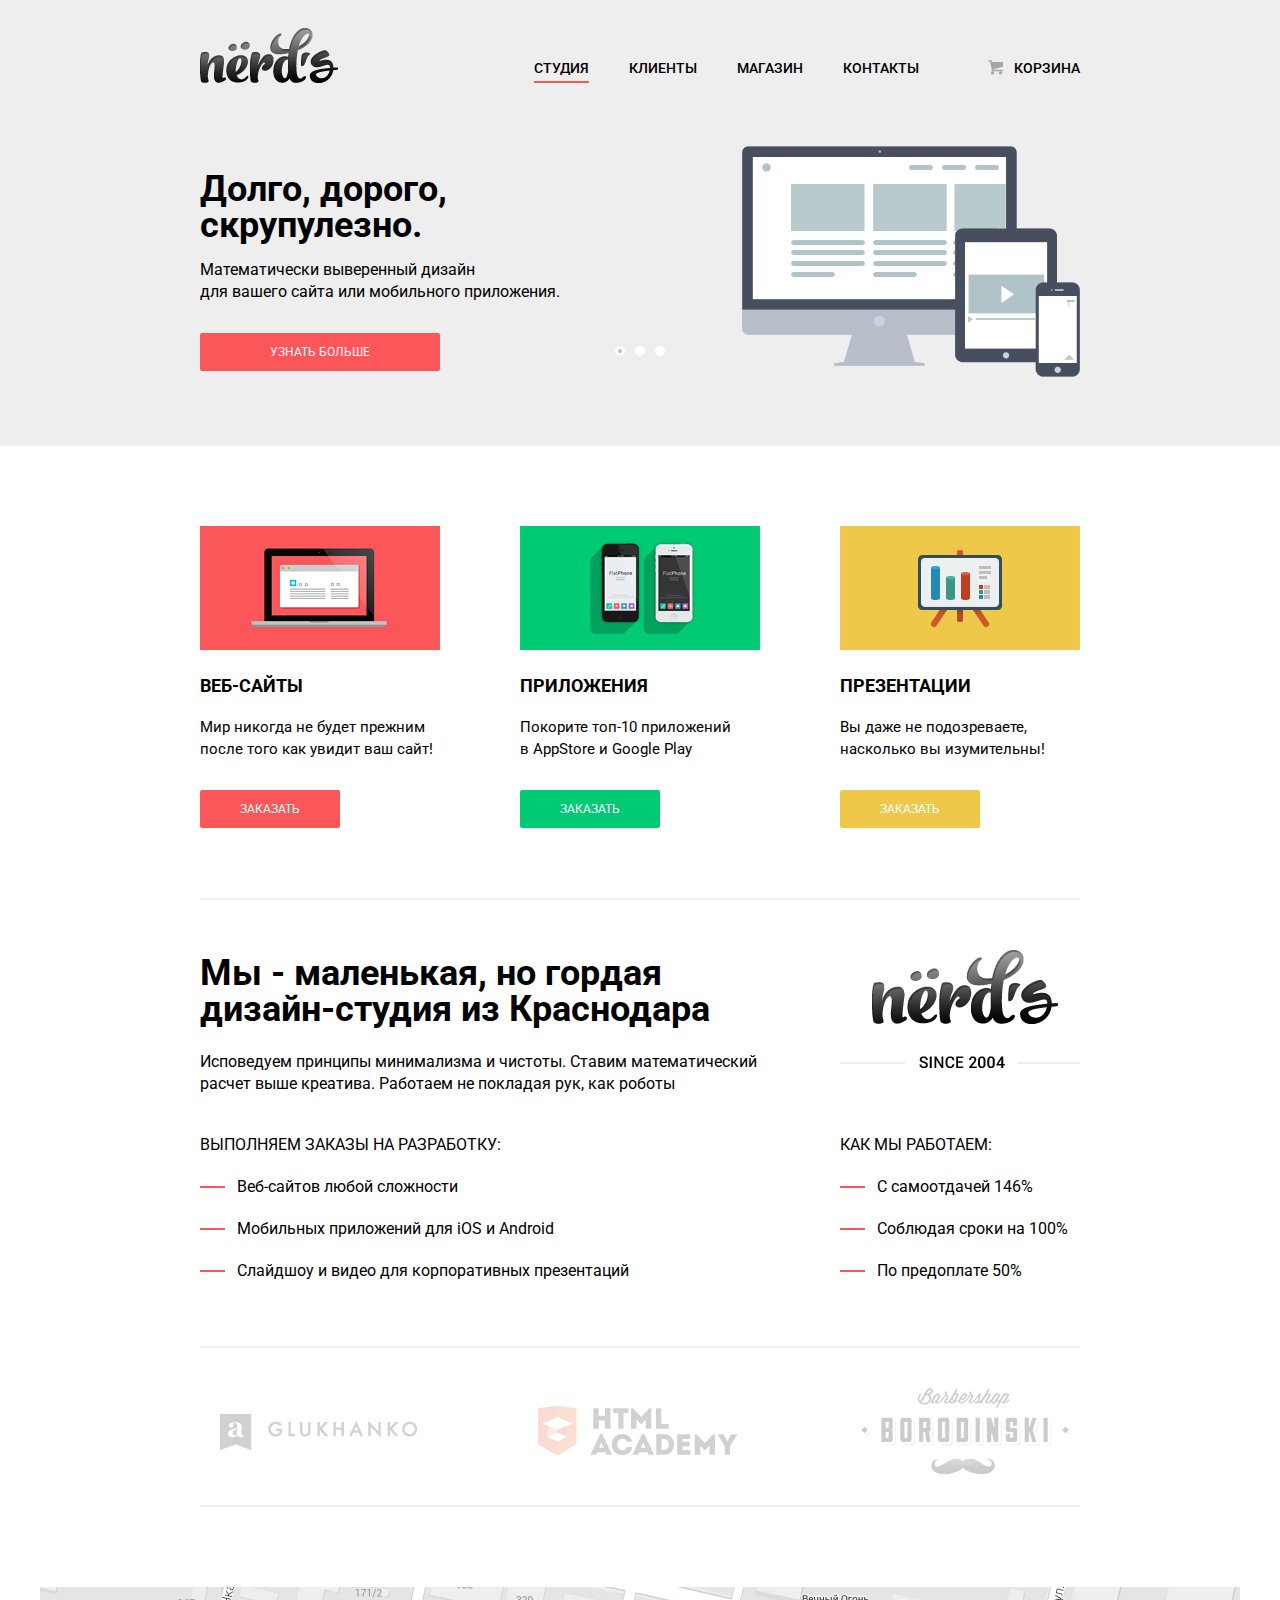
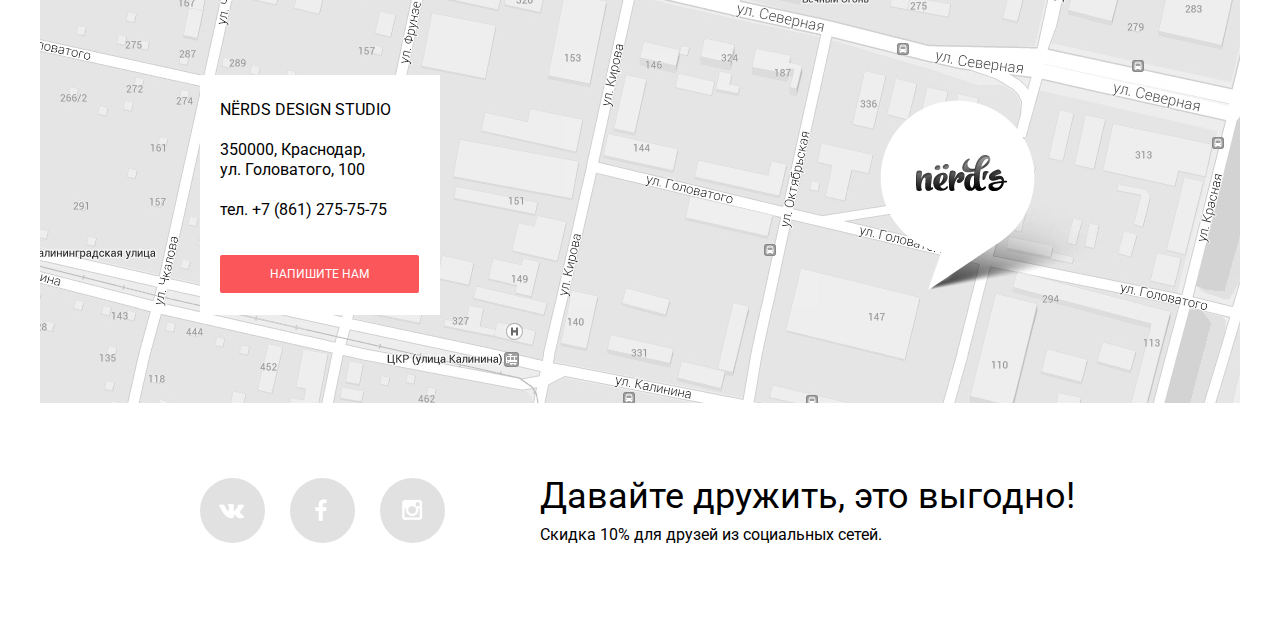
<file: index.html>
<!DOCTYPE html>
<html>
    <head>
        <meta charset="utf-8">
        <title>Студия Nerd's - Главная</title>
		<link rel="stylesheet" href="https://fonts.googleapis.com/css?family=Roboto:normal&amp;subset=latin,cyrillic-ext">
		<link rel="stylesheet" href="css/normalize.min.css">
		<link rel="stylesheet" href="css/style.min.css">
    </head>
    <body>
<!-- HEADER -->
        <header class="main-header">
            <div class="container clearfix">
                <div class="logo">
                    <a href="index.html"><img src="img/logo.png" width="139" height="56" alt="Nerd's"></a>
                </div>
				<nav class="main-navigation">
					<ul>
						<li class="active"><a href="#">Студия</a></li>
						<li><a href="#">Клиенты</a></li>
						<li><a href="catalog.html">Магазин</a></li>
						<li><a href="#">Контакты</a></li>
					</ul>
				</nav>
				<div class="user-block">
					<a href="#" class="login">Корзина</a>
				</div>
            </div>
        </header>
<!-- CONTENT -->
    <!-- Slider -->
        <div class="slider-row">
			<div class="container clearfix">
				<div class="slider">
					<input type="radio" class="btn-1" id="btn-1" name="toggle" checked>
					<input type="radio" class="btn-2" id="btn-2" name="toggle">
					<input type="radio" class="btn-3" id="btn-3" name="toggle">
					<div class="slider-controls">
						<label for="btn-1"></label>
						<label for="btn-2"></label>
						<label for="btn-3"></label>
					</div>
					<div class="slides">
						<div class="slide">
							<div class="slide-text">
								<h1>Долго, дорого,<br> скрупулезно.</h1>
								<p>Математически выверенный дизайн<br> для вашего сайта или мобильного приложения.</p>
								<a href="#" class="btn">Узнать больше</a>
							</div>
						</div>
						<div class="slide">
							<div class="slide-text">
								<h1>Любите ли вы математику,<br> как любим ее мы?</h1>
								<p>Нашим дизайнерам мы удаляем нейроны, ответственные<br> за креатив, чтобы дать им возможности все просчитать</p>
								<a href="#" class="btn">Узнать больше</a>
							</div>
						</div>
						<div class="slide">
							<div class="slide-text">
								<h1>Только наркотики,<br> только хардкор!</h1>
								<p>Все дизайнерские решения в нашей компании принимаются<br> только под воздействием качественных галлюциногенов</p>
								<a href="#" class="btn">Узнать больше</a>
							</div>
						</div>
					</div>
				</div>
			</div>
        </div>
    <!-- Main Content -->
        <div class="container">
        <!-- Activities -->
            <div class="activities clearfix">
                <div class="activities-item">
                    <img src="img/websites.jpg" width="240" height="124" alt="Веб-сайты">
                    <h2>Веб-сайты</h2>
                    <p>Мир никогда не будет прежним после того как увидит ваш сайт!</p>
                    <a href="#" class="btn">Заказать</a>
                </div>
                <div class="activities-item activity-2">
                    <img src="img/apps.jpg" width="240" height="124" alt="Приложения">
                    <h2>Приложения</h2>
                    <p>Покорите топ-10 приложений в&nbsp;AppStore и Google Play</p>
                    <a href="#" class="btn">Заказать</a>
                </div>
                <div class="activities-item activity-3">
                    <img src="img/presentations.jpg" width="240" height="124" alt="Презентации">
                    <h2>Презентации</h2>
                    <p>Вы даже не подозреваете, насколько вы изумительны!</p>
                    <a href="#" class="btn">Заказать</a>
                </div>
            </div>
            <div class="delimiter"></div>
        <!-- Block Info 1 -->
            <div class="block-info block-info-1 clearfix">
                <div class="block-info-item-wide">
                    <h1>Мы - маленькая, но гордая<br> дизайн-студия из Краснодара</h1>
                    <p>Исповедуем принципы минимализма и чистоты. Ставим математический<br> расчет выше креатива. Работаем не покладая рук, как роботы</p>
                </div>
                <div class="block-info-item">
                    <img src="img/logo-since-2004.png" width="240" height="118" alt="Nerd's Since 2004">
                </div>
            </div>
        <!-- Block Info 2 -->
            <div class="block-info block-info-2 clearfix">
                <div class="block-info-item-wide">
                    <h2>Выполняем заказы на разработку:</h2>
                    <ul class="custom-list">
                        <li>Веб-сайтов любой сложности</li>
                        <li>Мобильных приложений для iOS и Android</li>
                        <li>Слайдшоу и видео для корпоративных презентаций</li>
                    </ul>
                </div>
                <div class="block-info-item">
                    <h2>Как мы работаем:</h2>
                    <ul class="custom-list">
                        <li>С самоотдачей 146%</li>
                        <li>Соблюдая сроки на 100%</li>
                        <li>По предоплате 50%</li>
                    </ul>
                </div>
            </div>
            <div class="delimiter"></div>
        <!-- Partners -->
            <div class="partners clearfix">
                <div class="partners-item">
                    <a href="#" class="partner-btn partner-btn-1"><img src="img/glukhanko.png" width="198" height="37" alt="Glukhanko"></a>
                </div>
                <div class="partners-item">
                    <a href="#" class="partner-btn partner-btn-2"><img src="img/html-academy.png" width="199" height="50" alt="HTML Academy"></a>
                </div>
                <div class="partners-item">
                    <a href="#" class="partner-btn partner-btn-3"><img src="img/barbershop.png" width="209" height="87" alt="Barbershop Borodinski"></a>
                </div>
            </div>
            <div class="delimiter"></div>
        </div>
<!-- MAP -->
		<div class="map">
			<div class="feedback">
				<h2>Nёrds Design Studio</h2>
				<p>350000, Краснодар,<br> ул. Головатого, 100</p>
				<p>тел. +7 (861) 275-75-75</p>
				<a href="feedback.html" target="blank" class="btn feedback-btn">Напишите нам</a>
			</div>
			<div class="yandex-map" id="yandex-map"></div>
			<img src="img/map-pointer.png" width="231" height="190" alt="Nerd's">
		</div>
<!-- FOOTER -->
        <footer class="main-footer">
			<div class="container clearfix">
				<div class="footer-social">
					<a href="#" class="social-btn social-btn-vk">Вконтакте</a>
					<a href="#" class="social-btn social-btn-fb">Фейсбук</a>
					<a href="#" class="social-btn social-btn-inst">Инстаграм</a>
				</div>
				<div class="footer-slogan">
					<h1>Давайте дружить, это выгодно!</h1>
					<p>Скидка 10% для друзей из социальных сетей.</p>
				</div>
            </div>
        </footer>
<!-- Modal Feedback Form -->
		<div class="modal-content">
			<div class="modal-content-close" title="Закрыть">Закрыть</div>
			<form class="feedback-form" action="#" method="post">
				<label for="name">Ваше имя:</label>
				<label for="email">Ваш e-mail:</label>
				<input type="text" name="name" id="name" placeholder="Представьтесь, пожалуйста" required>
				<input type="text" name="email" id="email" placeholder="Для отправки ответа" required>
				<label for="text">Текст письма:</label>
				<textarea name="text" id="text" placeholder="В свободной форме" required></textarea>
				<button type="submit" class="btn">Отправить</button>
				<button type="reset" class="btn">Отмена</button>
			</form>
		</div>
<!-- Script -->
		<script src="js/script.min.js"></script>
		<script src="https://api-maps.yandex.ru/services/constructor/1.0/js/?sid=H98NbJ2MZORrL6lcZNJ8NZpmEaFh4w8S&height=416&id=yandex-map"></script>
    </body>
</html>
</file>
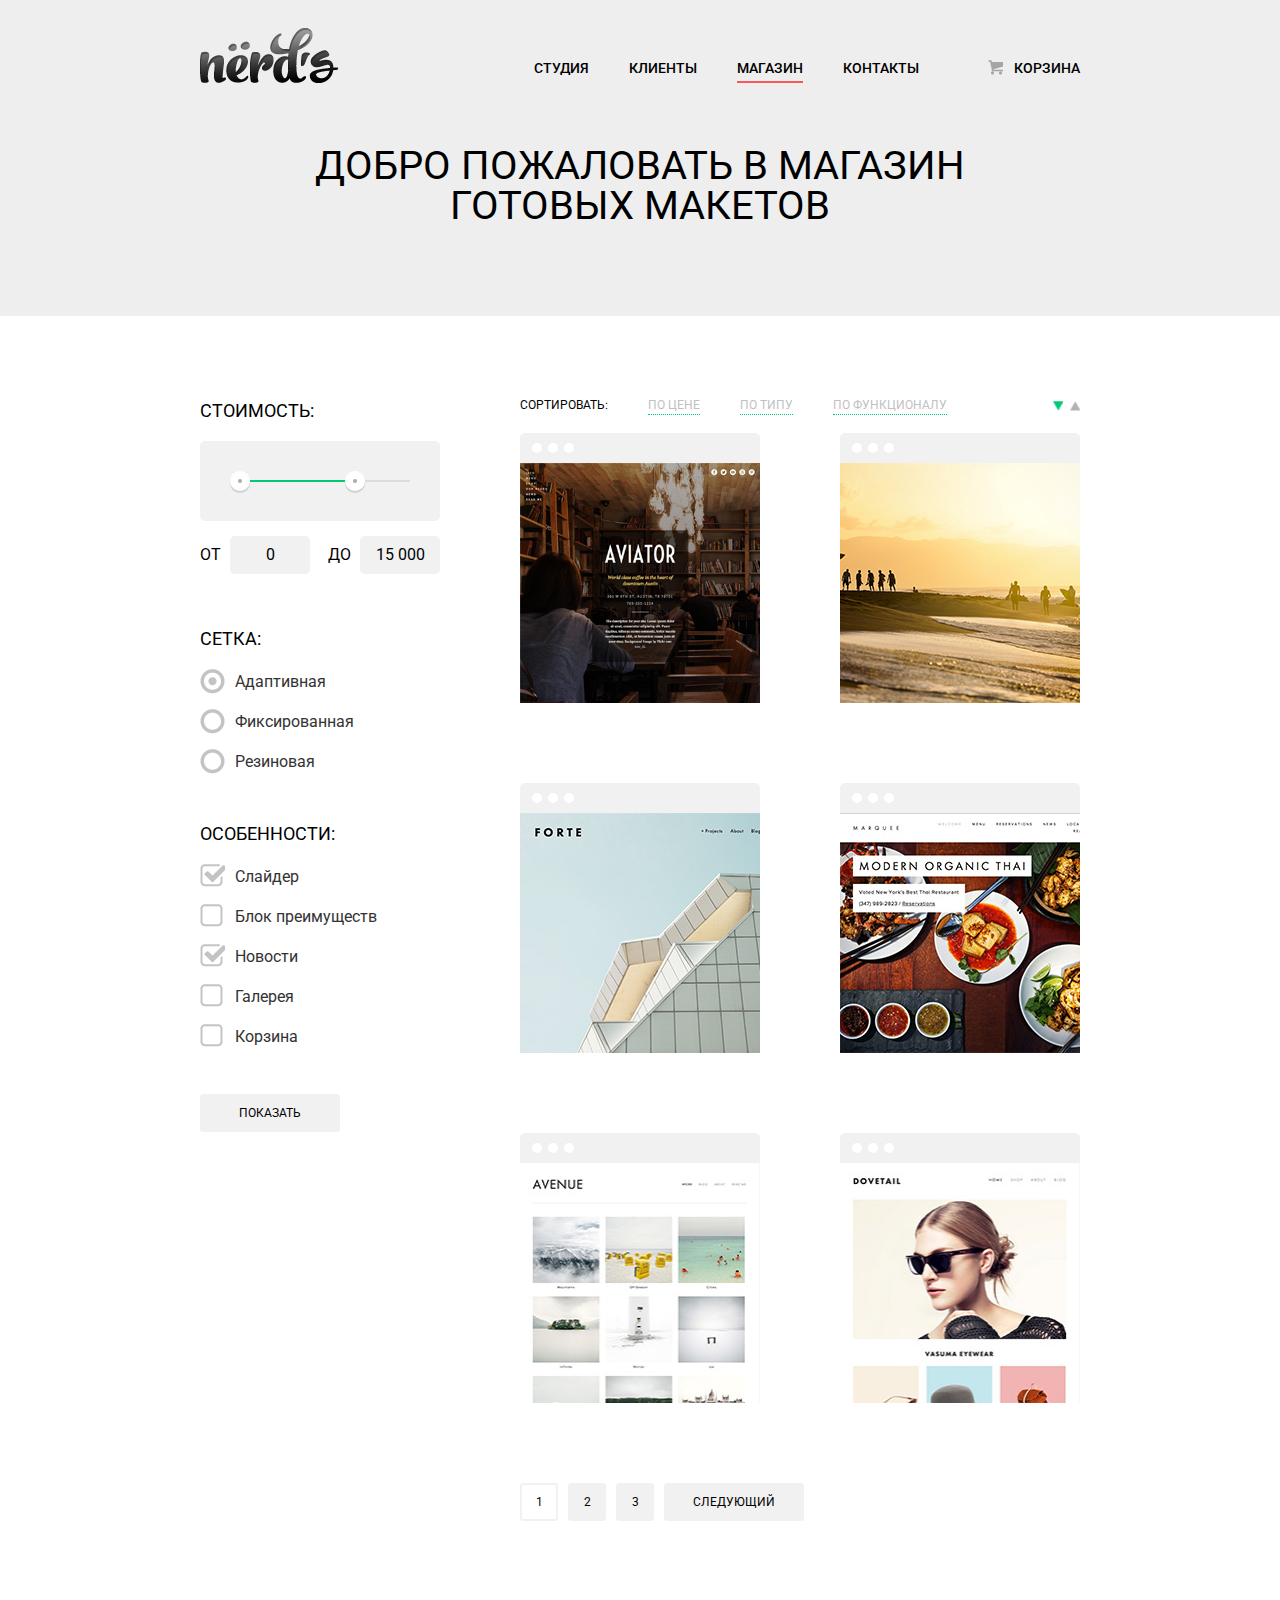
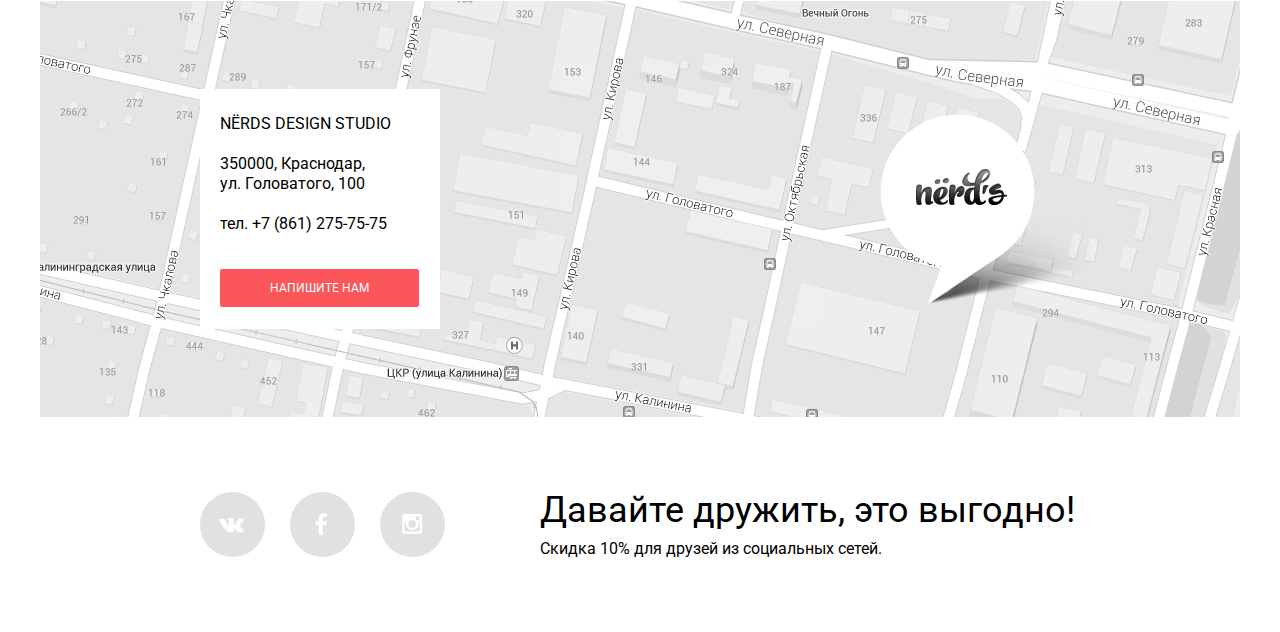
<file: catalog.html>
<!DOCTYPE html>
<html>
	<head>
		<meta charset="utf-8">
		<title>Студия Nerd's - Каталог</title>
		<link rel="stylesheet" href="https://fonts.googleapis.com/css?family=Roboto:normal&amp;subset=latin,cyrillic-ext">
		<link rel="stylesheet" href="css/normalize.min.css">
		<link rel="stylesheet" href="css/style.min.css">
	</head>
	<body>
<!-- HEADER -->
		<header class="main-header">
			<div class="container clearfix">
				<div class="logo">
					<a href="index.html"><img src="img/logo.png" width="139" height="56" alt="Nerd's"></a>
				</div>
				<nav class="main-navigation">
					<ul>
						<li><a href="index.html">Студия</a></li>
						<li><a href="#">Клиенты</a></li>
						<li class="active"><a href="#">Магазин</a></li>
						<li><a href="#">Контакты</a></li>
					</ul>
				</nav>
				<div class="user-block">
					<a href="#" class="login">Корзина</a>
				</div>
			</div>
		</header>
<!-- CONTENT -->
	<!-- Big Head -->
		<div class="big-head">
			<div class="container clearfix">
				<h1>Добро пожаловать в магазин<br> готовых макетов</h1>
			</div>
		</div>
	<!-- Main Content -->
		<div class="container clearfix">
		<!-- Filter -->
			<div class="filter-form">
				<div class="range-filter">
					<h2>Стоимость:</h2>
					<div class="range-controls">
						<div class="scale"><div style="width:70%;" class="bar"></div></div>
						<div class="toggle min-toggle"></div>
						<div class="toggle max-toggle"></div>
					</div>
					<div class="price-controls">
						от <input class="min-price" type="text" value="0">
						до <input class="max-price" type="text" value="15 000">
					</div>
				</div>
				<form action="/echo" method="post">
					<div class="filter-block">
						<h2>Сетка:</h2>
						<input type="radio" name="grid" id="grid-1" value="адаптивная" checked><label for="grid-1">Адаптивная</label>
						<input type="radio" name="grid" id="grid-2" value="фиксированная"><label for="grid-2">Фиксированная</label>
						<input type="radio" name="grid" id="grid-3" value="резиновая"><label for="grid-3">Резиновая</label>
					</div>
					<div class="filter-block">
						<h2>Особенности:</h2>
						<input type="checkbox" name="features" id="feat-1" value="слайдер" checked><label for="feat-1">Слайдер</label>
						<input type="checkbox" name="features" id="feat-2" value="блок преимуществ"><label for="feat-2">Блок преимуществ</label>
						<input type="checkbox" name="features" id="feat-3" value="новости" checked><label for="feat-3">Новости</label>
						<input type="checkbox" name="features" id="feat-4" value="галерея"><label for="feat-4">Галерея</label>
						<input type="checkbox" name="features" id="feat-5" value="корзина"><label for="feat-5">Корзина</label>
					</div>
					<input type="submit" value="Показать" class="filter-btn">
				</form>
			</div>
		<!-- Products -->
			<div class="products">

				<div class="products-sort clearfix">
					<div class="products-sort-head">
						Сортировать:
					</div>
					<div class="products-sort-attribute">
						<ul>
							<li><a href="#">По цене</a></li>
							<li><a href="#">По типу</a></li>
							<li><a href="#">По функционалу</a></li>
						</ul>
					</div>
					<div class="products-sort-direction">
						<a href="#" class="sort-down active"></a>
						<a href="#" class="sort-up"></a>
					</div>
				</div>

				<div class="products-tiles clearfix">
					<div class="products-item">
						<label></label><label></label><label></label>
						<img src="img/product-1.jpg" width="240" height="240" alt="">
						<div class="products-item-description">
							<h2>Sunset</h2>
							<p>Интернет-магазин<br> с личным кабинетом</p>
							<a href="#">10&nbsp;000&nbsp;Р.</a>
						</div>
					</div>
					<div class="products-item">
						<label></label><label></label><label></label>
						<img src="img/product-2.jpg" width="240" height="240" alt="">
						<div class="products-item-description">
							<h2>Sunset</h2>
							<p>Интернет-магазин<br> с личным кабинетом</p>
							<a href="#">10&nbsp;000&nbsp;Р.</a>
						</div>
					</div>
					<div class="products-item">
						<label></label><label></label><label></label>
						<img src="img/product-3.jpg" width="240" height="240" alt="">
						<div class="products-item-description">
							<h2>Sunset</h2>
							<p>Интернет-магазин<br> с личным кабинетом</p>
							<a href="#">10&nbsp;000&nbsp;Р.</a>
						</div>
					</div>
					<div class="products-item">
						<label></label><label></label><label></label>
						<img src="img/product-4.jpg" width="240" height="240" alt="">
						<div class="products-item-description">
							<h2>Sunset</h2>
							<p>Интернет-магазин<br> с личным кабинетом</p>
							<a href="#">10&nbsp;000&nbsp;Р.</a>
						</div>
					</div>
					<div class="products-item">
						<label></label><label></label><label></label>
						<img src="img/product-5.jpg" width="240" height="240" alt="">
						<div class="products-item-description">
							<h2>Sunset</h2>
							<p>Интернет-магазин<br> с личным кабинетом</p>
							<a href="#">10&nbsp;000&nbsp;Р.</a>
						</div>
					</div>
					<div class="products-item">
						<label></label><label></label><label></label>
						<img src="img/product-6.jpg" width="240" height="240" alt="">
						<div class="products-item-description">
							<h2>Sunset</h2>
							<p>Интернет-магазин<br> с личным кабинетом</p>
							<a href="#">10&nbsp;000&nbsp;Р.</a>
						</div>
					</div>
				</div>

				<div class="products-pagination">
					<ul>
						<li class="active">1</li>
						<li><a href="#">2</a></li>
						<li><a href="#">3</a></li>
						<li class="next"><a href="#">Следующий</a></li>
					</ul>
				</div>
			</div>

		</div>
<!-- MAP -->
		<div class="map">
			<div class="feedback">
				<h2>Nёrds Design Studio</h2>
				<p>350000, Краснодар,<br> ул. Головатого, 100</p>
				<p>тел. +7 (861) 275-75-75</p>
				<a href="feedback.html" target="blank" class="btn feedback-btn">Напишите нам</a>
			</div>
			<div class="yandex-map" id="yandex-map"></div>
			<img src="img/map-pointer.png" width="231" height="190" alt="Nerd's">
		</div>
<!-- FOOTER -->
		<footer class="main-footer">
			<div class="container clearfix">
				<div class="footer-social">
					<a href="#" class="social-btn social-btn-vk">Вконтакте</a>
					<a href="#" class="social-btn social-btn-fb">Фейсбук</a>
					<a href="#" class="social-btn social-btn-inst">Инстаграм</a>
				</div>
				<div class="footer-slogan">
					<h1>Давайте дружить, это выгодно!</h1>
					<p>Скидка 10% для друзей из социальных сетей.</p>
				</div>
			</div>
		</footer>
<!-- Modal Feedback Form -->
		<div class="modal-content">
			<div class="modal-content-close" title="Закрыть">Закрыть</div>
			<form class="feedback-form" action="#" method="post">
				<label for="name">Ваше имя:</label>
				<label for="email">Ваш e-mail:</label>
				<input type="text" name="name" id="name" placeholder="Представьтесь, пожалуйста" required>
				<input type="text" name="email" id="email" placeholder="Для отправки ответа" required>
				<label for="text">Текст письма:</label>
				<textarea name="text" id="text" placeholder="В свободной форме" required></textarea>
				<button type="submit" class="btn">Отправить</button>
				<button type="reset" class="btn">Отмена</button>
			</form>
		</div>
<!-- Script -->
		<script src="js/script.min.js"></script>
		<script src="https://api-maps.yandex.ru/services/constructor/1.0/js/?sid=H98NbJ2MZORrL6lcZNJ8NZpmEaFh4w8S&height=416&id=yandex-map"></script>
	</body>
</html>
</file>
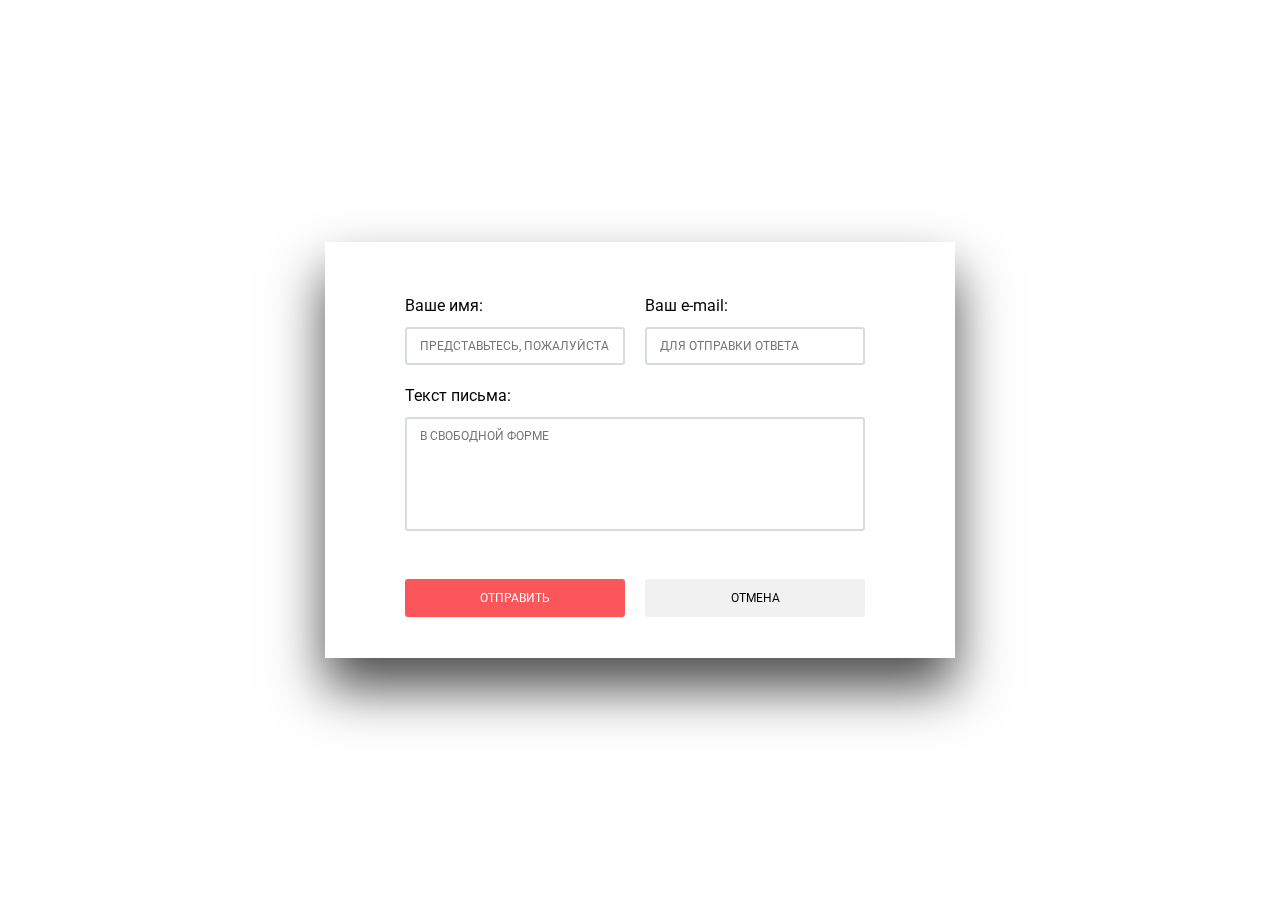
<file: feedback.html>
<!DOCTYPE html>
<html>
    <head>
        <meta charset="utf-8">
        <title>Студия Nerd's - Написать письмо</title>
		<link rel="stylesheet" href="https://fonts.googleapis.com/css?family=Roboto:normal&amp;subset=latin,cyrillic-ext">
		<link rel="stylesheet" href="css/normalize.min.css">
		<link rel="stylesheet" href="css/style.min.css">
    </head>
    <body>
		<div class="modal-content modal-content-show">
			<form class="feedback-form" action="#" method="post">
				<label for="name">Ваше имя:</label>
				<label for="email">Ваш e-mail:</label>
				<input type="text" name="name" id="name" placeholder="Представьтесь, пожалуйста" required>
				<input type="text" name="email" id="email" placeholder="Для отправки ответа" required>
				<label for="text">Текст письма:</label>
				<textarea name="text" id="text" placeholder="В свободной форме" required></textarea>
				<button type="submit" class="btn">Отправить</button>
				<button type="reset" class="btn">Отмена</button>
			</form>
		</div>
    </body>
</html>
</file>
<file: css/style.min.css>
body{min-width:890px;margin:0;padding:0;font-family:"Roboto","Arial",sans-serif;font-size:16px;line-height:22px;font-weight:normal;color:#000;background:#fff}.container{width:880px;margin:0 auto;padding:0 5px}.btn{display:inline-block;vertical-align:top;padding:10px 40px;font-size:12px;line-height:18px;font-weight:normal;text-decoration:none;text-transform:uppercase;text-align:center;color:#fff;background:#fb565a;border:none;outline:none;cursor:pointer;border-radius:2px}.btn:hover{background:#d6494d}.btn:active{background:#b63538;-webkit-box-shadow:inset 0 3px 0 0 #9b2d30;-moz-box-shadow:inset 0 3px 0 0 #9b2d30;box-shadow:inset 0 3px 0 0 #9b2d30}.activity-2 .btn{background:#00ca74}.activity-2 .btn:hover{background:#01a25e}.activity-2 .btn:active{background:#009053;-webkit-box-shadow:inset 0 3px 0 0 #007b47;-moz-box-shadow:inset 0 3px 0 0 #007b47;box-shadow:inset 0 3px 0 0 #007b47}.activity-3 .btn{background:#efc84a}.activity-3 .btn:hover{background:#d6ae2c}.activity-3 .btn:active{background:#c09b24;-webkit-box-shadow:inset 0 3px 0 0 #a3841f;-moz-box-shadow:inset 0 3px 0 0 #a3841f;box-shadow:inset 0 3px 0 0 #a3841f}.clearfix:after{content:"";display:table;clear:both}.main-header{margin:0;padding:0;padding-top:27px;padding-bottom:43px;color:#000;background:#eee}.main-header a{font-size:14px;line-height:30px;font-weight:500;text-decoration:none;text-transform:uppercase;color:#000}.logo{float:left;margin:0;padding:0;margin-right:20px;width:139;height:56}.logo img{width:139;height:56}.main-navigation{float:left;width:580px;margin:0;padding:0;margin-top:26px;text-align:right}.main-navigation ul{margin:0;padding:0;font-size:0;list-style:none}.main-navigation li{display:inline-block;vertical-align:top}.main-navigation a{display:block;padding:0 20px;font-size:14px;line-height:30px;font-weight:500;text-decoration:none;text-transform:uppercase;color:#000}.main-navigation a:hover{color:#fb565a}.main-navigation a:active{color:#d7d7d7}.main-navigation .active a{position:relative}.main-navigation .active a:hover{background:none}.main-navigation .active a:after{content:"";position:absolute;bottom:0;left:20px;right:20px;height:2px;background:#fb565a}.user-block{float:right;min-height:30px;margin:0;padding:0;margin-top:26px;text-align:right}.login{position:relative;margin:0;padding:0;padding-left:26px;color:#000}.login:hover{color:#fb565a}.login:active{color:#ababab}.login:before{content:"";position:absolute;top:0;left:0;width:15px;height:15px;background:url("../img/cart-gray.png") no-repeat;opacity:.3}.login:hover:before{background:url("../img/cart-red.png") no-repeat;opacity:1}.login:active:before{background:url("../img/cart-gray.png") no-repeat;opacity:.15}.slider-row{margin:0;padding:0;height:310px;color:#000;background:#eee}.slider{position:relative;margin:0;padding:0;width:880px;height:310px}.slider input[type=radio]{position:absolute;opacity:0}.slider-controls{position:absolute;bottom:90px;left:50%;width:200px;height:10px;margin-left:-100px;text-align:center;z-index:10}.slider-controls label{display:inline-block;width:4px;height:4px;margin:0 3px;background:white;border:3px solid white;vertical-align:top;border-radius:50%;cursor:pointer}.btn-1:checked ~ .slider-controls label[for="btn-1"],.btn-2:checked ~ .slider-controls label[for="btn-2"],.btn-3:checked ~ .slider-controls label[for="btn-3"]{background:#c1c1c1}.slide{position:absolute;top:0;left:0;width:100%;height:100%;overflow:hidden}.slide-text{width:500px}.slide-text h1{font-size:36px;line-height:36px;margin-top:35px;margin-bottom:15px}.slide-text a{margin-top:14px;padding:10px 70px}.slide:nth-child(1){background-image:url("../img/slide-1.png");background-repeat:no-repeat;background-position:100% 10px}.slide:nth-child(2){background-image:url("../img/slide-2.png");background-repeat:no-repeat;background-position:100% 10px}.slide:nth-child(3){background-image:url("../img/slide-3.png");background-repeat:no-repeat;background-position:100% 0}.slide{display:none}.btn-1:checked ~ .slides .slide:nth-child(1){display:block}.btn-2:checked ~ .slides .slide:nth-child(2){display:block}.btn-3:checked ~ .slides .slide:nth-child(3){display:block}.big-head{margin:0;padding:0;padding-top:10px;height:170px;text-align:center;color:#000;background:#eee}.big-head h1{margin:0;padding:0;font-family:"Roboto","Arial",sans-serif;font-size:40px;line-height:40px;font-weight:normal;text-transform:uppercase}.delimiter{margin:8px 0;height:2px;background:#eee}.activities{margin-top:80px;margin-bottom:70px}.activities h2{font-size:18px;line-height:30px;text-transform:uppercase}.activities p{font-size:15px;line-height:22px}.activities-item{float:left;width:240px;margin-right:80px}.activities-item:last-child{float:right;width:240px;margin-right:0}.activities .btn{margin-top:15px}.block-info{margin:50px 0}.block-info-1{margin-bottom:10px}.block-info-2{margin-top:10px}.block-info h1{font-size:36px;line-height:36px;margin-top:5px}.block-info h2{font-size:16px;line-height:22px;font-weight:normal;text-transform:uppercase}.block-info-item-wide{float:left;width:620px;margin-right:20px}.block-info-item{float:right;width:240px;margin-right:0}.custom-list{margin:14px 0;padding:0;list-style:none}.custom-list li{position:relative;margin-top:20px;padding-left:37px}.custom-list li:before{content:"";position:absolute;top:10px;left:0;width:25px;height:2px;background:#fb565a}.partners{margin:0;padding:0;margin-top:40px;margin-bottom:30px;height:87px}.partners-item{float:left;width:198px;margin:25px 20px}.partners-item:nth-child(2){width:199px;margin:18px 100px}.partners-item:nth-child(3){float:right;width:209px;margin:0;margin-right:10px}.partner-btn{display:block;opacity:.2}.partner-btn:hover{opacity:1}.partner-btn-1{width:198px;height:37px}.partner-btn-2{width:199px;height:50px}.partner-btn-3{width:209px;height:87px}.partner-btn-1 img{width:198px;height:37px}.partner-btn-2 img{width:199px;height:50px}.partner-btn-3 img{width:209px;height:87px}.filter-form{float:left;margin:0;padding:0;width:240px;margin-right:80px;padding-top:80px}.filter-form h2{margin:0;padding:0;margin-bottom:15px;font-family:"Roboto","Arial",sans-serif;font-size:18px;line-height:30px;font-weight:normal;text-transform:uppercase}.range-filter{margin:0;padding:0;margin-bottom:50px;width:240px}.range-controls{position:relative;height:80px;margin-bottom:15px;padding:0 30px;background:#f1f1f1;border-radius:5px;overflow:hidden}.range-controls .scale{margin-top:39px;height:2px;background:#d7dcde}.range-controls .bar{height:2px;background:#00ca74}.range-controls .toggle{position:absolute;top:30px;left:30px;width:4px;height:4px;border:8px solid white;background:#ababab;cursor:pointer;border-radius:50%;box-shadow:0 2px 1px 0 #cfcfcf}.range-controls .max-toggle{left:145px}.price-controls{font-family:'Roboto',sans-serif;font-size:16px;line-height:22px;font-weight:normal;font-style:normal;text-transform:uppercase;color:#000}.price-controls input{width:60px;padding:8px 10px;margin-left:5px;font-family:'Roboto',sans-serif;font-size:16px;line-height:22px;font-weight:normal;font-style:normal;text-transform:uppercase;text-align:center;color:#000;background:#f1f1f1;border:none;border-radius:5px}.price-controls .min-price{margin-right:14px}.price-controls{white-space:nowrap}.filter-form form{margin:0;padding:0}.filter-block{margin:0;padding:0;padding-bottom:30px}.filter-block input{display:none}.filter-block label{position:relative;display:block;margin:0;padding:0;margin-bottom:15px;padding-left:35px;font-family:"Roboto","Arial",sans-serif;font-size:16px;line-height:25px;text-transform:none;color:#333;cursor:pointer;vertical-align:top}.filter-block label:hover{color:#000}.filter-block input[type="radio"]+label:before{content:"";position:absolute;top:0;left:0;width:25px;height:25px;background:url("../img/circle.png") no-repeat;opacity:.8}.filter-block input[type="radio"]:hover+label:before{background:url("../img/circle.png") no-repeat;opacity:1}.filter-block input[type="radio"]:checked+label:before{background:url("../img/circle-dot.png") no-repeat;opacity:.8}.filter-block input[type="radio"]:checked:hover+label:before{background:url("../img/circle-dot.png") no-repeat;opacity:1}.filter-block input[type="checkbox"]+label:before{content:"";position:absolute;top:0;left:0;width:25px;height:25px;background:url("../img/check-off.png") no-repeat;opacity:.8}.filter-block input[type="checkbox"]:hover+label:before{background:url("../img/check-off.png") no-repeat;opacity:1}.filter-block input[type="checkbox"]:checked+label:before{background:url("../img/check-on.png") no-repeat;opacity:.8}.filter-block input[type="checkbox"]:checked:hover+label:before{background:url("../img/check-on.png") no-repeat;opacity:1}.filter-btn{display:block;margin:0;padding:10px 0;width:140px;font-family:"Roboto","Arial",sans-serif;font-size:12px;line-height:18px;font-weight:normal;text-transform:uppercase;text-decoration:none;color:#000;background:#f1f1f1;border:none;border-radius:3px}.filter-btn:hover{background:#e5e5e5}.filter-btn:active{background:#d5d5d5;-webkit-box-shadow:inset 0 3px 0 0 #b5b5b5;-moz-box-shadow:inset 0 3px 0 0 #b5b5b5;box-shadow:inset 0 3px 0 0 #b5b5b5}.products{float:right;width:560px;margin-right:0;padding-top:80px}.products-sort{margin:0;padding:0}.products-sort-head{float:left;margin:0;padding:0;margin-right:20px;font-family:"Roboto","Arial",sans-serif;font-size:12px;line-height:18px;font-weight:normal;text-transform:uppercase;color:#000}.products-sort-attribute{float:left;margin:0;padding:0;width:410px}.products-sort-attribute ul{margin:0;padding:0;font-size:0;list-style:none}.products-sort-attribute li{display:inline-block;vertical-align:top}.products-sort-attribute a{display:block;margin:0 20px;padding:0;font-family:"Roboto","Arial",sans-serif;font-size:12px;line-height:18px;font-weight:normal;text-decoration:none;text-transform:uppercase;color:#c1c1c1;border-bottom:1px dotted #00ca74}.products-sort-attribute a:hover{color:#000;border-bottom:1px solid #00ca74}.products-sort-attribute a:active{color:#000;border-bottom:1px solid #fff}.products-sort-direction{float:right;margin:0;margin-top:5px;padding:0;width:40px;height:10px;font-size:0;text-align:right}.products-sort-direction a{display:inline-block;vertical-align:top;margin:0;margin-left:7px;padding:0;width:10px;height:10px}.products-sort-direction a.sort-down{background:url("../img/down-black.png") no-repeat center;opacity:.3}.products-sort-direction a.sort-up{background:url("../img/up-black.png") no-repeat center;opacity:.3}.products-sort-direction a.sort-down.active{background:url("../img/down-green.png") no-repeat center;opacity:1}.products-sort-direction a.sort-up.active{background:url("../img/up-green.png") no-repeat center;opacity:1}.products-sort-direction a.sort-down:hover,.products-sort-direction a.sort-down.active:hover{background:url("../img/down-black.png") no-repeat center;opacity:.3}.products-sort-direction a.sort-up:hover,.products-sort-direction a.sort-up.active:hover{background:url("../img/up-black.png") no-repeat center;opacity:.3}.products-sort-direction a.sort-down:active,.products-sort-direction a.sort-down.active:active{background:url("../img/down-black.png") no-repeat center;opacity:1}.products-sort-direction a.sort-up:active,.products-sort-direction a.sort-up.active:active{background:url("../img/up-black.png") no-repeat center;opacity:1}.products-tiles{margin:0;padding:0;margin-top:15px;font-size:0}.products-item{display:inline-block;vertical-align:top;position:relative;width:240px;height:270px;margin-right:80px;margin-bottom:80px;font-size:0;background:#f1f1f1;border-radius:5px 5px 0 0}.products-item:hover{background:#797979}.products-item:nth-child(2n){margin-right:0}.products-item label{display:inline-block;vertical-align:top;margin:0;margin-top:10px;margin-left:6px;padding:0;width:10px;height:10px;background:#fff;border-radius:50%}.products-item label:nth-child(1){margin-left:12px}.products-item img{display:block;position:absolute;margin:0;padding:0;width:240px;height:240px;bottom:0}.products-item-description{position:absolute;margin:0;padding:0;width:200px;height:200px;left:20px;bottom:20px;text-align:center;color:#000;background:#fff}.products-item .products-item-description{display:none}.products-item:hover .products-item-description{display:block}.products-item-description h2{margin:0;padding:0;margin-top:35px;margin-bottom:20px;font-family:"Roboto","Arial",sans-serif;font-size:18px;line-height:18px;font-weight:normal;text-transform:uppercase}.products-item-description p{margin:0;padding:0;margin-bottom:25px;font-family:"Roboto","Arial",sans-serif;font-size:14px;line-height:18px;text-transform:none}.products-item-description a{display:block;margin:0 auto;padding:10px 0;width:140px;font-family:"Roboto","Arial",sans-serif;font-size:18px;line-height:18px;text-transform:uppercase;text-decoration:none;color:#fff;background:#fb565a;border-radius:3px}.products-item-description a:hover{background:#d6494d}.products-item-description a:active{background:#b63538;-webkit-box-shadow:inset 0 3px 0 0 #9b2d30;-moz-box-shadow:inset 0 3px 0 0 #9b2d30;box-shadow:inset 0 3px 0 0 #9b2d30}.products-pagination{margin:0;padding:0;font-size:0}.products-pagination ul{margin:0;padding:0;list-style:none}.products-pagination li{display:inline-block;margin:0;margin-right:10px;width:38px;font-size:12px;line-height:18px;text-align:center;vertical-align:top;text-transform:uppercase;background:#fff;border:none}.products-pagination li.active{padding:8px 0;width:34px;border:2px solid #f1f1f1;border-radius:3px}.products-pagination li.next{width:140px}.products-pagination a{display:block;padding:10px 0;text-decoration:none;color:#000;background:#f1f1f1;border:none;border-radius:3px}.products-pagination a:hover{background:#e5e5e5}.products-pagination a:active{background:#d5d5d5;-webkit-box-shadow:inset 0 3px 0 0 #b5b5b5;-moz-box-shadow:inset 0 3px 0 0 #b5b5b5;box-shadow:inset 0 3px 0 0 #b5b5b5}.map{position:relative;margin-top:80px;width:100%;height:416px;background:#fff url("../img/map.jpg") no-repeat center}.map img{position:absolute;z-index:20;top:50%;left:50%;width:231px;height:190px;margin-left:240px;margin-top:-95px}.yandex-map{position:absolute;z-index:30;margin:0;padding:0;width:100%;height:416px}.feedback{position:absolute;z-index:40;padding:20px;top:50%;left:50%;width:200px;height:200px;margin-left:-440px;margin-top:-120px;background:#fff}.feedback h2{margin:0;margin-bottom:15px;font-size:16px;line-height:30px;font-weight:normal;text-transform:uppercase}.feedback p{margin:0;margin-bottom:20px;font-size:16px;line-height:20px;font-weight:normal;text-transform:none}.feedback .btn{margin-top:15px;padding:10px 50px}.main-footer{height:215px}.footer-social{float:left;width:300px;height:70px;margin:0;margin-top:75px;margin-bottom:70px;margin-right:20px;font-size:0}.social-btn{display:inline-block;margin:0;margin-right:25px;vertical-align:top;width:65px;height:65px;font-size:0;text-decoration:none;border-radius:50%;cursor:pointer;background:#e1e1e1 url("../img/sprite.png") no-repeat center}.social-btn:hover{background-color:#fb565a}.social-btn:active{background-color:#b63538;-webkit-box-shadow:inset 0 3px 0 0 #9b2d30;-moz-box-shadow:inset 0 3px 0 0 #9b2d30;box-shadow:inset 0 3px 0 0 #9b2d30}.social-btn-vk{background-position:19px -956px}.social-btn-fb{background-position:25px -680px}.social-btn-inst{background-position:22px -823px}.footer-slogan{float:right;width:540px;height:70px;margin:0;margin-top:75px;margin-bottom:70px}.footer-slogan h1{margin:0;padding:0;font-size:36px;line-height:36px;font-weight:normal}.footer-slogan p{margin:0;margin-top:10px;padding:0;font-size:16px;line-height:22px;font-weight:normal}.modal-content{display:none;position:fixed;z-index:50;top:50%;left:50%;width:630px;height:416px;margin-top:-208px;margin-left:-315px;padding:0;color:#000;background:#fff;-webkit-box-shadow:0 30px 50px rgba(0,0,0,.7);-moz-box-shadow:0 30px 50px rgba(0,0,0,.7);box-shadow:0 30px 50px rgba(0,0,0,.7)}@-webkit-keyframes bounce{0%{transform:translateY(-2000px)}70%{transform:translateY(30px)}90%{transform:translateY(-10px)}100%{transform:translateY(0)}}@-moz-keyframes bounce{0%{transform:translateY(-2000px)}70%{transform:translateY(30px)}90%{transform:translateY(-10px)}100%{transform:translateY(0)}}@keyframes bounce{0%{transform:translateY(-2000px)}70%{transform:translateY(30px)}90%{transform:translateY(-10px)}100%{transform:translateY(0)}}.modal-content-show{display:block;-webkit-animation:bounce 1s;-moz-animation:bounce 1s;animation:bounce 1s}.modal-content-close{position:absolute;top:6px;right:6px;width:41px;height:41px;font-size:0;cursor:pointer;background:url("../img/close.png") no-repeat center}.feedback-form{margin:0;padding:0;margin-top:55px;margin-left:80px;font-size:0}.feedback-form label{display:inline-block;vertical-align:top;margin:0;padding:0;margin-right:20px;margin-bottom:12px;width:220px;font-family:"Roboto","Arial",sans-serif;font-size:16px;line-height:18px}.feedback-form input,.feedback-form textarea,.feedback-form button{margin:0;padding:0;font-family:"Roboto","Arial",sans-serif;font-size:12px;line-height:18px;text-transform:uppercase;color:#000;border:2px solid #d7dcde;border-radius:3px}.feedback-form input:hover,.feedback-form textarea:hover{border:2px solid #a2a9ac}.feedback-form input:focus,.feedback-form textarea:focus{border:2px solid #56bffb}.feedback-form input{display:inline-block;vertical-align:top;margin-right:20px;margin-bottom:22px;padding-left:13px;width:203px;height:34px}.feedback-form textarea{margin-bottom:37px;padding:8px 13px;width:430px;height:94px;resize:none}.feedback-form button{display:inline-block;vertical-align:top;margin-right:20px;width:220px;height:38px;border:none}.feedback-form button[type="submit"]{color:#fff;background:#fb565a}.feedback-form button[type="submit"]:hover{background:#d6494d}.feedback-form button[type="submit"]:active{background:#b63538;-webkit-box-shadow:inset 0 3px 0 0 #9b2d30;-moz-box-shadow:inset 0 3px 0 0 #9b2d30;box-shadow:inset 0 3px 0 0 #9b2d30}.feedback-form button[type="reset"]{background:#f1f1f1}.feedback-form button[type="reset"]:hover{background:#e5e5e5}.feedback-form button[type="reset"]:active{background:#d5d5d5;-webkit-box-shadow:inset 0 3px 0 0 #b5b5b5;-moz-box-shadow:inset 0 3px 0 0 #b5b5b5;box-shadow:inset 0 3px 0 0 #b5b5b5}
</file>
